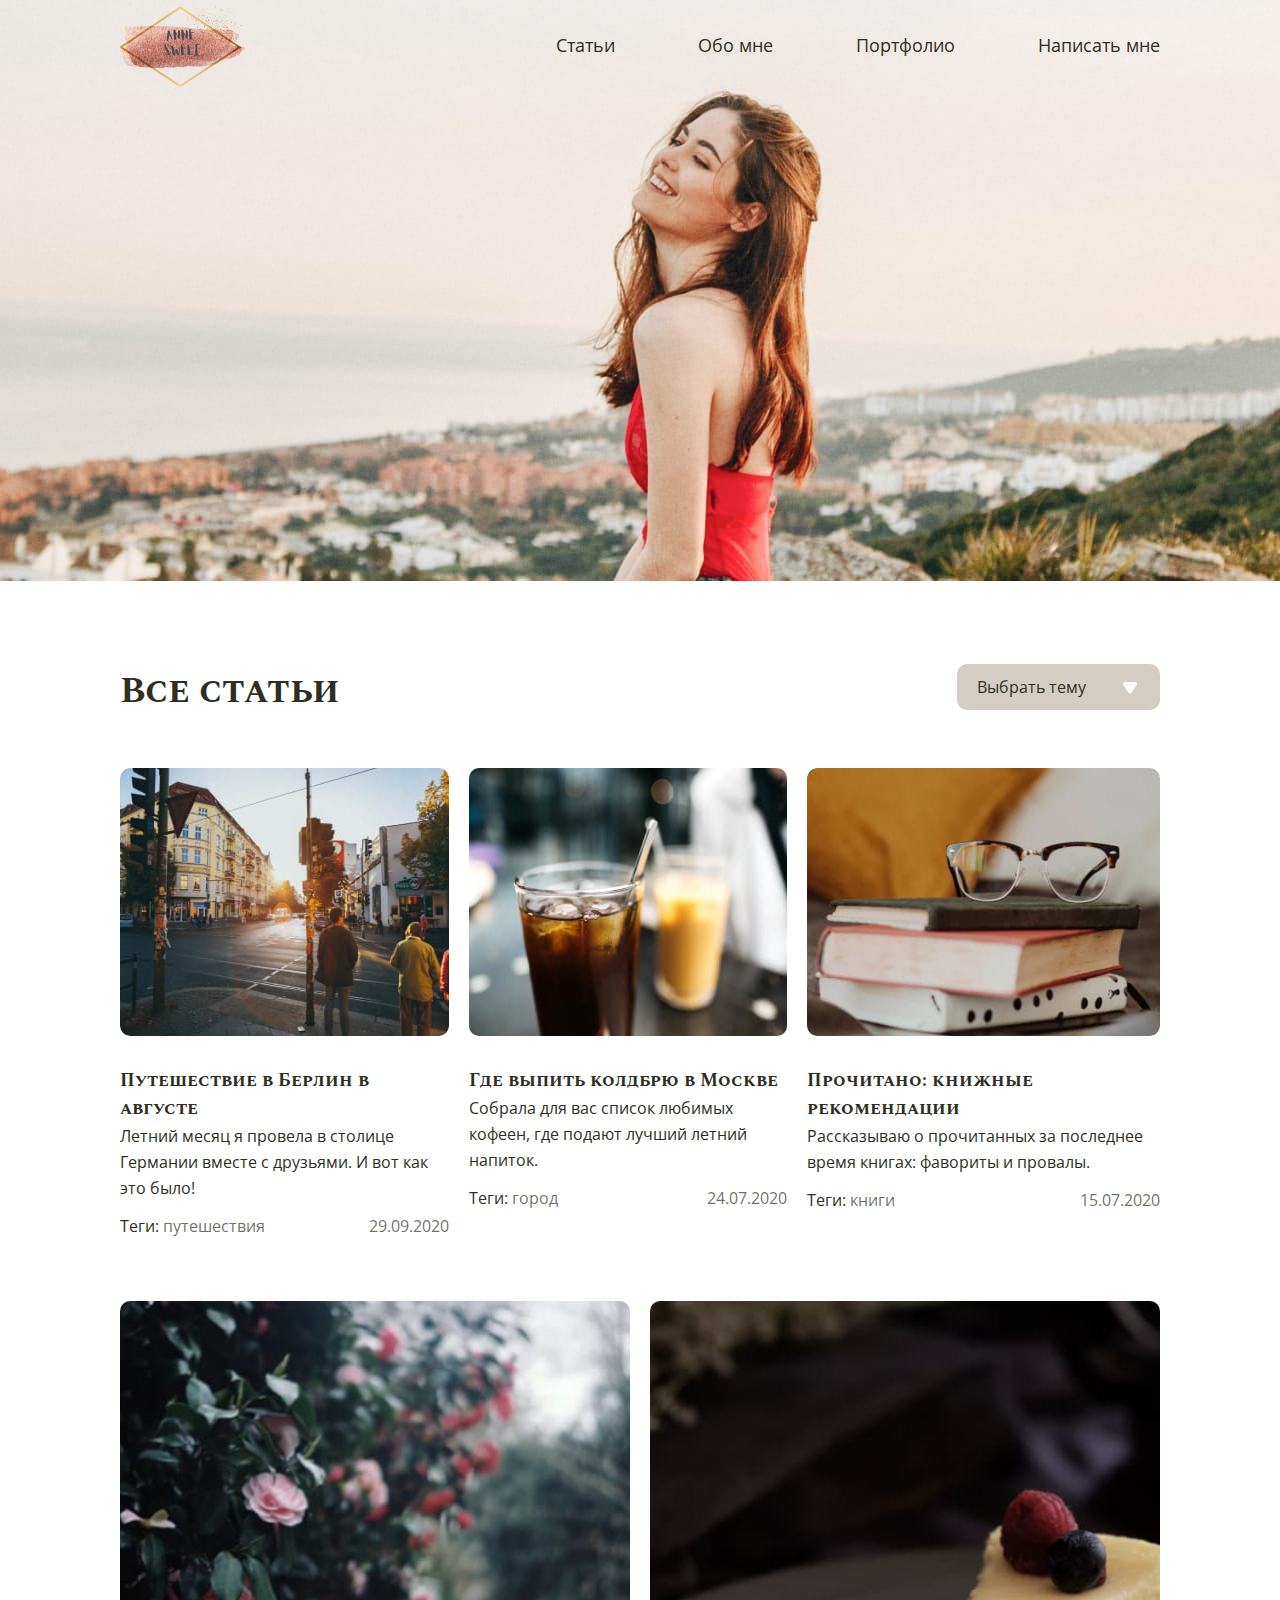
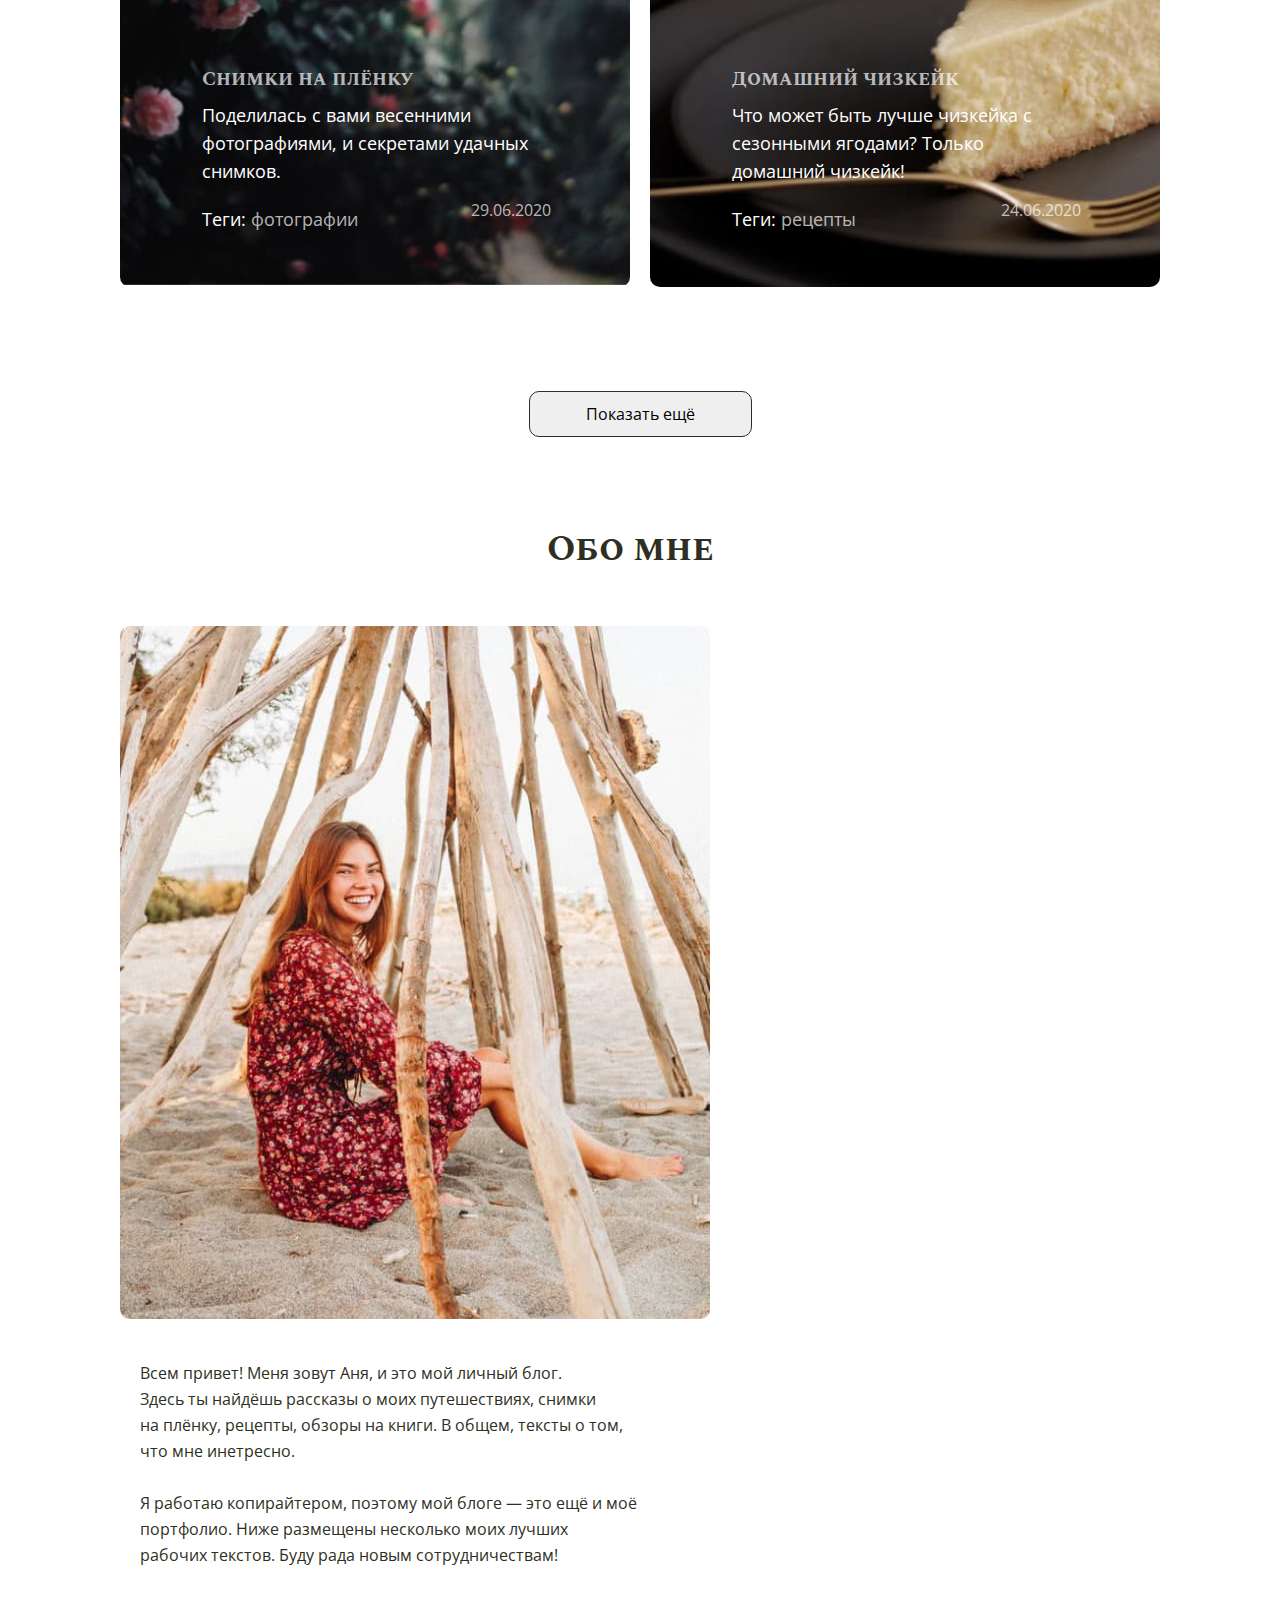
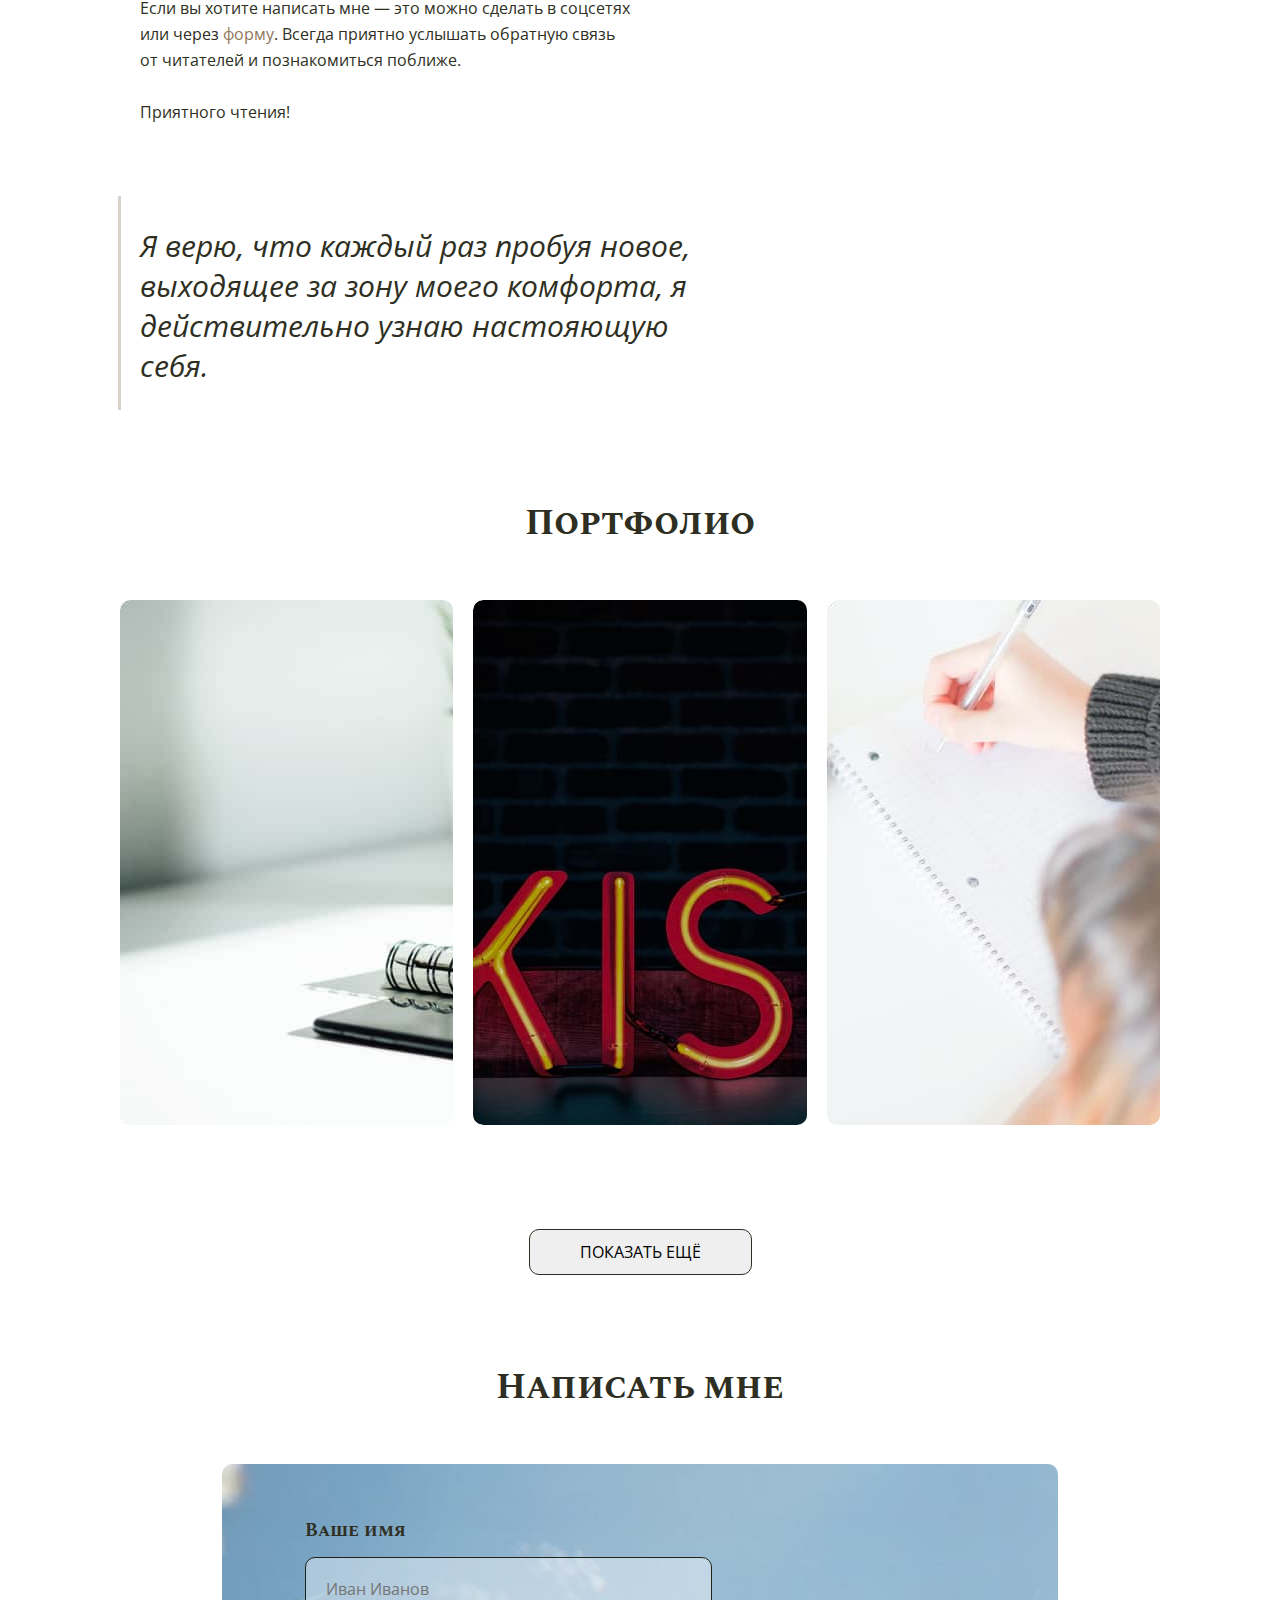
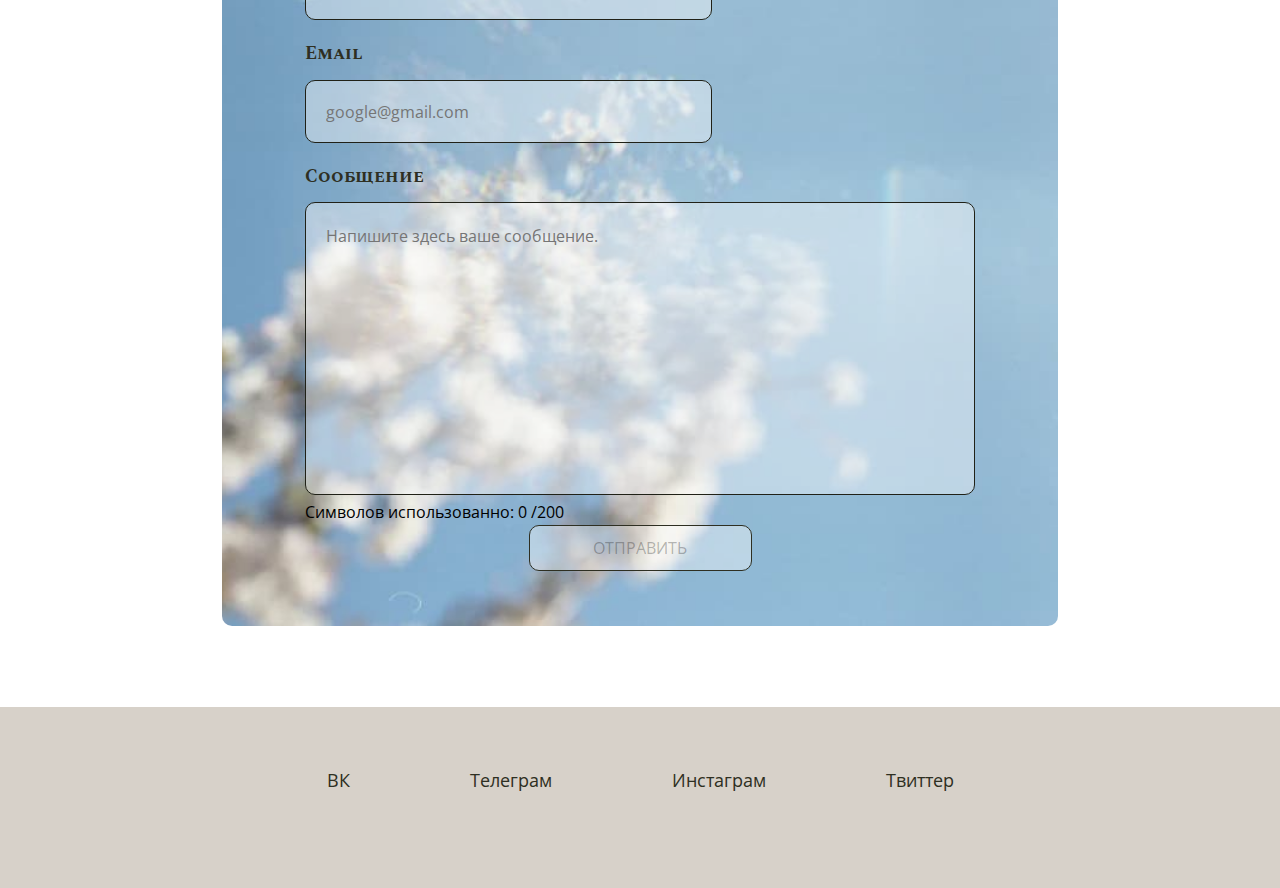
<file: index.html>
<!DOCTYPE html>
<html lang="ru">
  <head>
    <meta charset="UTF-8" />
    <meta name="viewport" content="width=device-width, initial-scale=1.0" />
    <link rel="stylesheet" href="style.css" />
    <link
      href="https://fonts.googleapis.com/css2?family=Open+Sans:wght@400;600&family=Spectral+SC:wght@700&display=swap"
      rel="stylesheet"
    />
    <link
      href="https://fonts.googleapis.com/css2?family=Open+Sans:ital@1&display=swap"
      rel="stylesheet"
    />
    <title>Main Page</title>
  </head>

  <body>
    <div class="page">
      <button class="scroll_button" name="scroll" type="button"></button>
      <header class="page_header" id="home">
        <div class="logo">
          <a href="#home"><img src="image/logo.png" alt="logo" /></a>
        </div>
        <nav class="nav_menu">
          <ul class="nav_list">
            <li class="nav_item">
              <a href="#article" class="nav_link">Статьи</a>
            </li>
            <li class="nav_item">
              <a href="#aboutme" class="nav_link">Обо мне</a>
            </li>
            <li class="nav_item">
              <a href="#portfolio" class="nav_link">Портфолио</a>
            </li>
            <li class="nav_item">
              <a href="#writeme" class="nav_link">Написать мне</a>
            </li>
          </ul>
        </nav>
      </header>
      <main class="page_main" id="article">
        <div class="head_main">
          <h1>Все статьи</h1>
          <div class="main_select">
            <select id="select_id" name="select">
              <option value="Путешествия">Путешествия</option>
              <option value="Город">Город</option>
              <option value="Книги">Книги</option>
              <option value="Фотографии">Фотографии</option>
              <option value="Рецепты">Рецепты</option>
              <option value="Все статьи">Все статьи</option>
              <option value="Выбрать тему" selected disabled hidden>
                Выбрать тему
              </option>
            </select>
          </div>
        </div>
        <div class="section_article">
          <article class="main_article" data-name="Путешествия">
            <img
              class="image_article city"
              src="image/pages-1.jpg"
              alt="photo_article"
            />
            <a href="motivation.html">Путешествие в Берлин в августе</a>
            <p>
              Летний месяц я провела в столице Германии вместе с друзьями. И вот
              как это было!
            </p>
            <div class="data_time">
              <p>Теги: <a href="motivation.html">путешествия</a></p>
              <time datetime="2020-09-29">29.09.2020</time>
            </div>
          </article>
          <article class="main_article" data-name="Город">
            <img
              class="image_article city"
              src="image/pages-2.jpg"
              alt="photo_article"
            />
            <a href="motivation.html">Где выпить колдбрю в Москве</a>
            <p>
              Собрала для вас список любимых кофеен, где подают лучший летний
              напиток.
            </p>
            <div class="data_time">
              <p>Теги: <a href="motivation.html">город</a></p>
              <time datetime="2020-07-24">24.07.2020</time>
            </div>
          </article>
          <article class="main_article" data-name="Книги">
            <img
              class="image_article city"
              src="image/pages-3.jpg"
              alt="photo_article"
            />
            <a href="motivation.html">Прочитано: книжные рекомендации</a>
            <p>
              Рассказываю о прочитанных за последнее время книгах: фавориты и
              провалы.
            </p>
            <div class="data_time">
              <p>Теги: <a href="motivation.html">книги</a></p>
              <time datetime="2020-07-15">15.07.2020</time>
            </div>
          </article>
        </div>
        <div class="footer_article">
          <article class="main_article article_item" data-name="Фотографии">
            <a href="motivation.html">Снимки на плёнку</a>
            <p>
              Поделилась с вами весенними фотографиями, и секретами удачных
              снимков.
            </p>
            <div class="data_time">
              <p>
                Теги:
                <a class="not_hover" href="motivation.html">фотографии</a>
              </p>
              <time datetime="2020-06-29">29.06.2020</time>
            </div>
          </article>
          <article class="main_article article_item" data-name="Рецепты">
            <a href="motivation.html">Домашний чизкейк</a>
            <p>
              Что может быть лучше чизкейка с сезонными ягодами? Только домашний
              чизкейк!
            </p>
            <div class="data_time">
              <p>
                Теги:
                <a class="not_hover" href="motivation.html">рецепты</a>
              </p>
              <time datetime="2020-06-24">24.06.2020</time>
            </div>
          </article>
        </div>
        <div class="btn_main">
          <button type="button" name="button" id="btn" value="Показать ещё">
            Показать ещё
          </button>
        </div>
      </main>
      <section class="about_me" id="aboutme">
        <h2>Обо мне</h2>
        <img class="photo_me" src="image/image-3.jpg" alt="me" />
        <div class="about_info">
          <p>
            Всем привет! Меня зовут Аня, и это мой личный блог.<br />
            Здесь ты найдёшь рассказы о моих путешествиях, снимки<br />
            на плёнку, рецепты, обзоры на книги. В общем, тексты о том,<br />
            что мне инетресно.
          </p>
          <br />

          <p>
            Я работаю копирайтером, поэтому мой блоге — это ещё и моё портфолио.
            Ниже размещены несколько моих лучших<br />
            рабочих текстов. Буду рада новым сотрудничествам!<br />
          </p>

          <p>
            Если вы хотите написать мне — это можно сделать в соцсетях<br />
            или через <a href="#form" id="linken_id">форму</a>. Всегда приятно
            услышать обратную связь<br />
            от читателей и познакомиться поближе.
          </p>
          <br />

          <p>Приятного чтения!</p>

          <blockquote>
            Я верю, что каждый раз пробуя новое, выходящее за зону моего
            комфорта, я действительно узнаю настояющую себя.
          </blockquote>
        </div>
      </section>
      <section class="portfolio" id="portfolio">
        <h2 class="portfolio_header">Портфолио</h2>
        <div class="portfolio_works">
          <div class="portfolio_item">
            <img class="image_item" src="image/Mask1.jpg" alt="HTML Academy" />
            <div class="text_content">
              <h3>Блог HTML Academy</h3>
              <h4>«Как учиться продуктивно»</h4>
              <br />
              <p>
                Про основные методы обучения, которые помогут быстро и надолго
                запомнить информацию.
              </p>
            </div>
          </div>
          <div class="portfolio_item">
            <img class="image_item" src="image/Mask-2.jpg" alt="img-2" />
            <div class="text_content">
              <h3>Журнал «LNK»</h3>
              <h4>
                «Зачем поцели нужны человеку?<br />
                И какие они бывают»
              </h4>
              <br />
              <p>
                Поцелуи — повсеместная ежедневная практика. Но зачем люди
                целуются? Какие смысли вкладывают в этот ритуал? И где корни
                этой практики?
              </p>
            </div>
          </div>
          <div class="portfolio_item">
            <img class="image_item" src="image/Mask3.jpg" alt="«Т — Л»" />
            <div class="text_content">
              <h3>Журнал «Т — Л»</h3>
              <h4>
                «Советы по эффективной<br />
                удалённой работе»
              </h4>
              <br />
              <p>
                Поделилась лайфхаками, которые помогают<br />
                мне работать продуктивно из дома.
              </p>
            </div>
          </div>
        </div>
        <div class="btn_portfolio">
          <button
            type="button"
            name="btn"
            class="btn"
            id="btn_input"
            value="Показать ещё"
          >
            Показать ещё
          </button>
        </div>
      </section>
      <section class="write_me" id="writeme">
        <h2>Написать мне</h2>
        <div class="form">
          <form class="form_input" action="" id="form">
            <div class="label_name">
              <label for="name_id">Ваше имя</label><br />
              <input
                type="text"
                name="name"
                id="name_id"
                placeholder="Иван Иванов"
                required
              />
            </div>

            <div class="label_email">
              <label for="email_id">Email</label><br />
              <input
                type="email"
                name="email"
                id="email_id"
                placeholder="google@gmail.com"
                required
              />
            </div>
            <div class="textarea_form">
              <label for="text_id">Сообщение</label><br />
              <textarea
                class="textarea_id"
                id="text_id"
                maxlength="200"
                placeholder="Напишите здесь ваше сообщение."
              ></textarea>
              <span
                >Символов использованно:
                <output for="text_id" class="count_letter_min">0</output>
                /200</span
              >
            </div>
            <div class="btn_submit">
              <button
                class="btn_submit_button"
                type="submit"
                name="btn_submit"
                id="btn_submit"
                value="Отправить"
                disabled
              >
                Отправить
              </button>
            </div>
          </form>
        </div>
      </section>
      <footer class="main_footer">
        <ul class="footer_menu">
          <li class="footer_list"><a href="#allarticle">ВК</a></li>
          <li class="footer_list"><a href="#aboutme">Телеграм</a></li>
          <li class="footer_list"><a href="#portfolio">Инстаграм</a></li>
          <li class="footer_list"><a href="#writeme">Твиттер</a></li>
        </ul>
      </footer>
      <script src="main_js/form.js"></script>
      <script src="main_js/select.js"></script>
      <script src="main_js/scroll.js"></script>
    </div>
  </body>
</html>
</file>
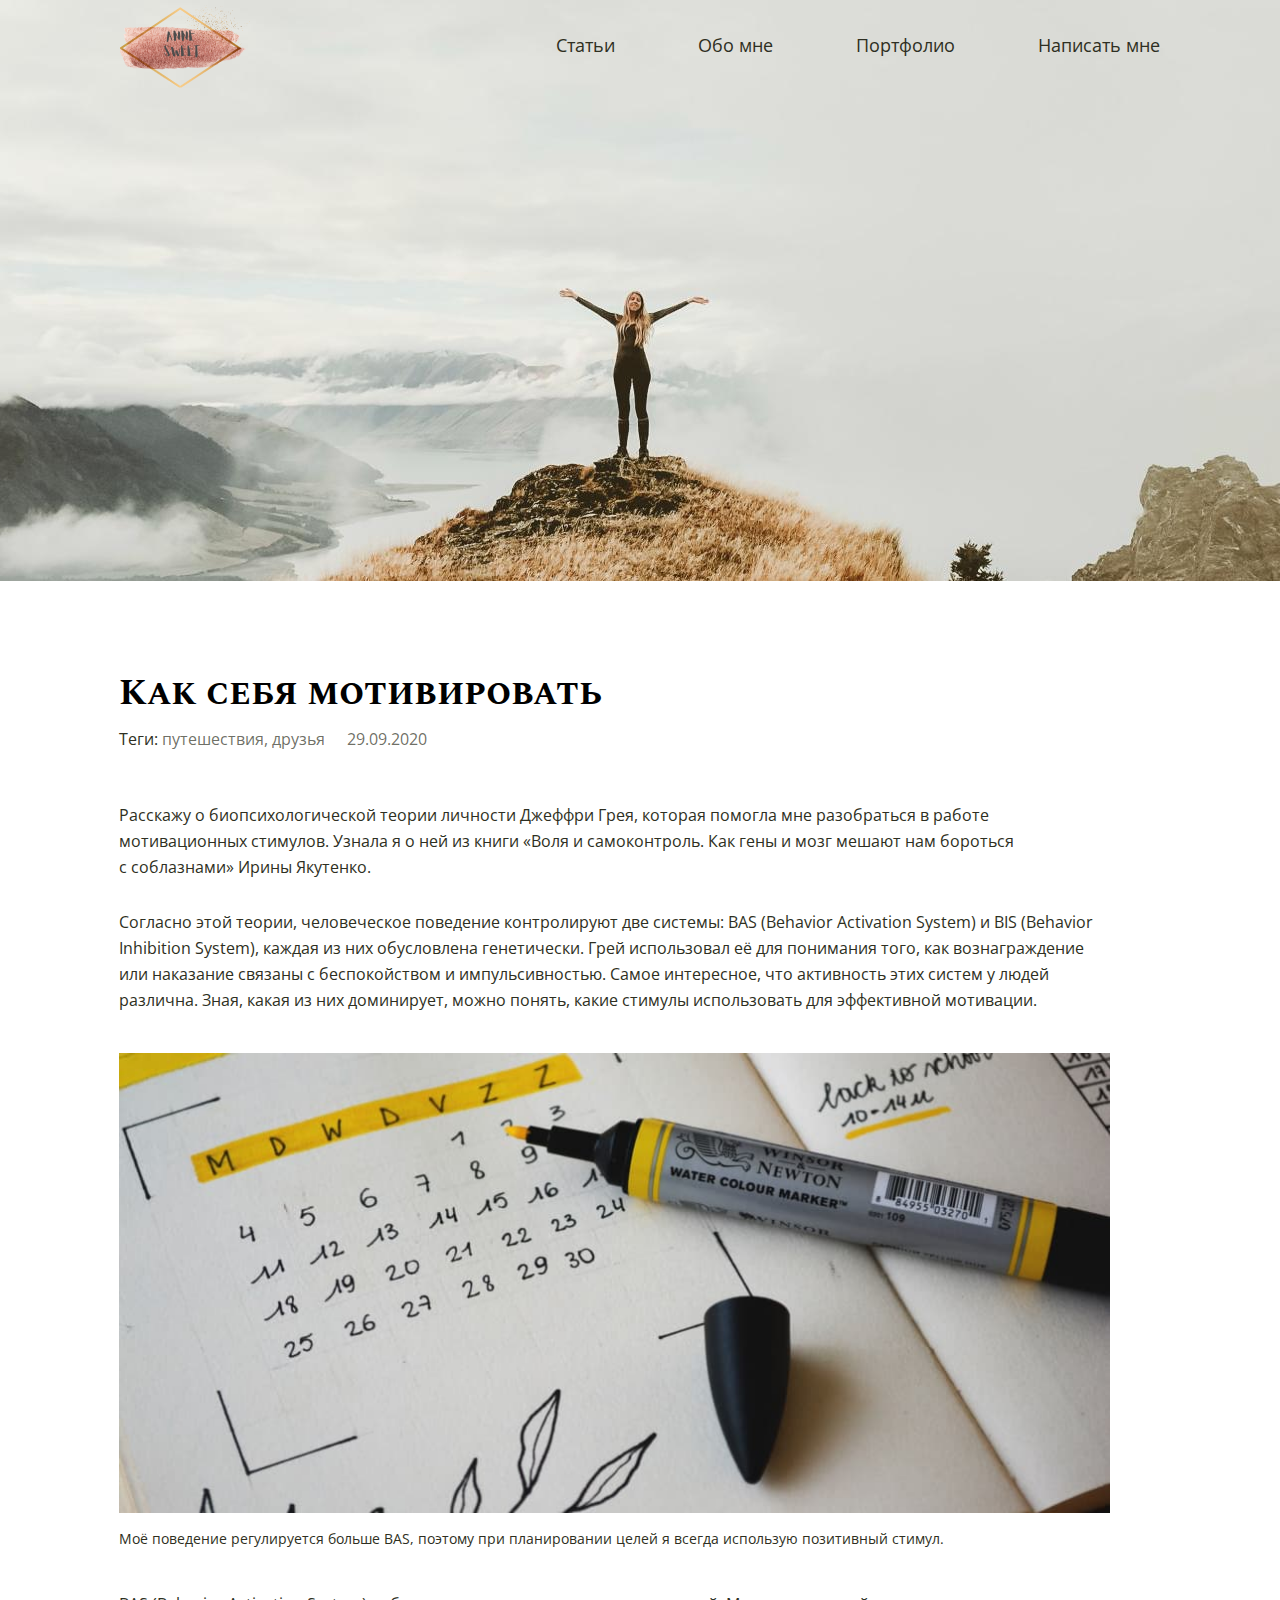
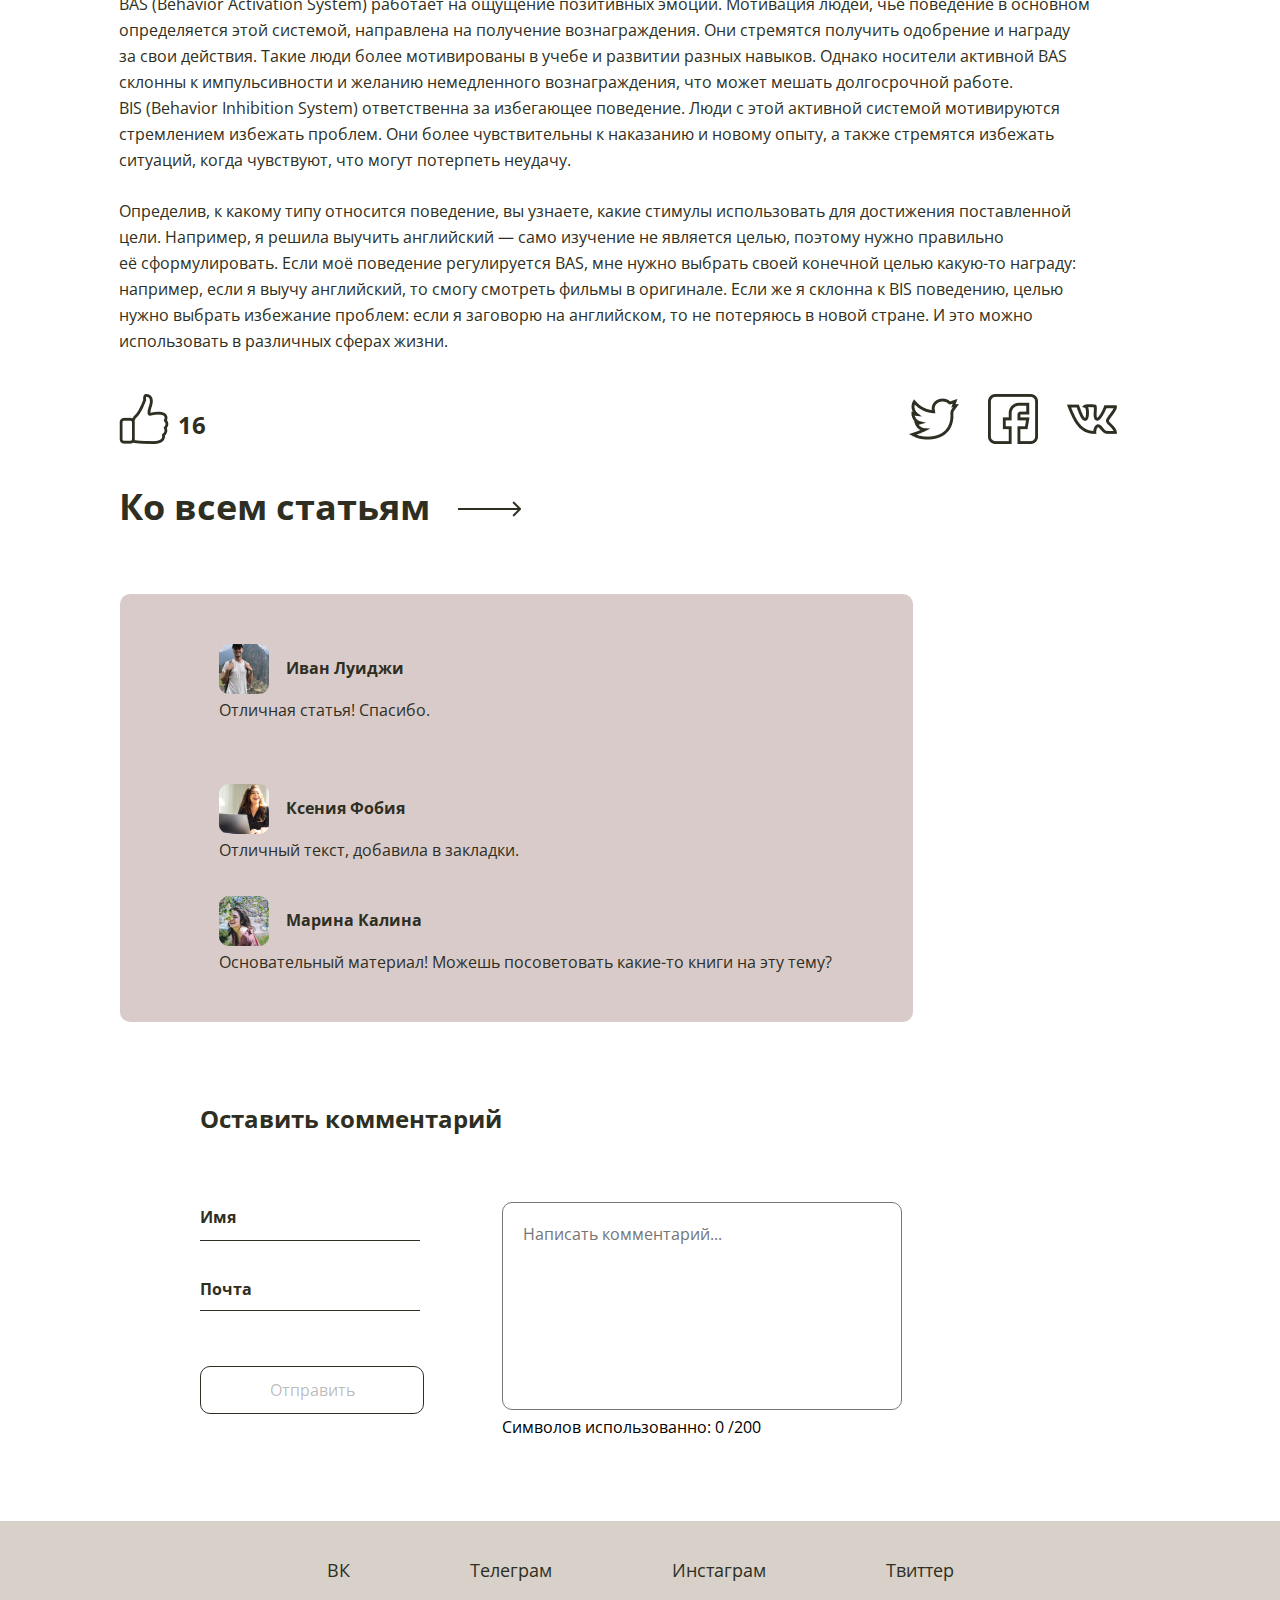
<file: motivation.html>
<!DOCTYPE html>
<html lang="ru">
  <head>
    <meta charset="UTF-8" />
    <meta name="viewport" content="width=device-width, initial-scale=1.0" />
    <link rel="stylesheet" href="motivation_style.css" />
    <link
      href="https://fonts.googleapis.com/css2?family=Open+Sans:wght@400;600&family=Spectral+SC:wght@700&display=swap"
      rel="stylesheet"
    />
    <link
      href="https://fonts.googleapis.com/css2?family=Open+Sans:wght@700&display=swap"
      rel="stylesheet"
    />
    <title>Motivation</title>
  </head>

  <body>
    <div class="page">
      <header class="motivation_header">
        <div class="logo"><img src="image/logo.png" alt="logo" /></div>
        <nav class="header_menu">
          <ul class="nav_items">
            <li class="nav_list">
              <a href="index.html">Статьи</a>
            </li>
            <li class="nav_list">
              <a href="index.html">Обо мне</a>
            </li>
            <li class="nav_list">
              <a href="index.html">Портфолио</a>
            </li>
            <li class="nav_list"><a href="#write-me">Написать мне</a></li>
          </ul>
        </nav>
        <button class="scroll_button" name="scroll" type="button"></button>
      </header>
      <main class="motivation_pages">
        <h1>Как себя мотивировать</h1>
        <p>
          Теги: <a href="#journeys">путешествия, </a
          ><a href="#frends">друзья </a
          ><time datetime="2020-09-29">29.09.2020</time>
        </p>
        <br />
        <div class="basic_main">
          <p>
            Расскажу о биопсихологической теории личности Джеффри Грея, которая
            помогла мне разобраться в работе<br />
            мотивационных стимулов. Узнала я о ней из книги «Воля и
            самоконтроль. Как гены и мозг мешают нам бороться<br />
            с соблазнами» Ирины Якутенко.
          </p>
          <p>
            Согласно этой теории, человеческое поведение контролируют две
            системы: BAS (Behavior Activation System) и BIS (Behavior Inhibition
            System), каждая из них обусловлена генетически. Грей использовал её
            для понимания того, как вознаграждение или наказание связаны с
            беспокойством и импульсивностью. Самое интересное, что активность
            этих систем у людей различна. Зная, какая из них доминирует, можно
            понять, какие стимулы использовать для эффективной мотивации.
          </p>
          <figure class="figure_motivation">
            <img src="image/photo_article.jpg" alt="motivation" />
            <figcaption>
              Моё поведение регулируется больше BAS, поэтому при планировании
              целей я всегда использую позитивный стимул.
            </figcaption>
          </figure>
          <p>
            BAS (Behavior Activation System) работает на ощущение позитивных
            эмоций. Мотивация людей, чье поведение в основном определяется этой
            системой, направлена на получение вознаграждения. Они стремятся
            получить одобрение и награду<br />
            за свои действия. Такие люди более мотивированы в учебе и развитии
            разных навыков. Однако носители активной BAS склонны к
            импульсивности и желанию немедленного вознаграждения, что может
            мешать долгосрочной работе.<br />
            BIS (Behavior Inhibition System) ответственна за избегающее
            поведение. Люди с этой активной системой мотивируются стремлением
            избежать проблем. Они более чувствительны к наказанию и новому
            опыту, а также стремятся избежать ситуаций, когда чувствуют, что
            могут потерпеть неудачу.
          </p>
          <p>
            Определив, к какому типу относится поведение, вы узнаете, какие
            стимулы использовать для достижения поставленной цели. Например, я
            решила выучить английский — само изучение не является целью, поэтому
            нужно правильно<br />
            её сформулировать. Если моё поведение регулируется BAS, мне нужно
            выбрать своей конечной целью какую-то награду: например, если я
            выучу английский, то смогу смотреть фильмы в оригинале. Если же я
            склонна к BIS поведению, целью нужно выбрать избежание проблем: если
            я заговорю на английском, то не потеряюсь в новой стране. И это
            можно использовать в различных сферах жизни.
          </p>
        </div>
        <div class="social_icons">
          <div class="like">
            <button class="like_button" type="button"></button>
            <span class="count">16</span>
          </div>
          <div class="social">
            <ul class="social_list">
              <li>
                <a
                  href="https://twitter.com/"
                  class="twitter_button"
                  target="blank"
                ></a>
              </li>
              <li>
                <a
                  href="https://ru-ru.facebook.com/"
                  class="facebook_button"
                  target="blank"
                ></a>
              </li>
              <li>
                <a href="https://vk.com/" class="vk_button" target="blank"></a>
              </li>
            </ul>
          </div>
        </div>
        <div class="all_state">
          <a href="index.html">Ко всем статьям</a>
        </div>
      </main>
      <section class="section_comment">
        <div class="review_users">
          <ul class="list_comment">
            <li class="user_comment">
              <img src="image/photo1.png" alt="photo" />
              <a class="name_user">Иван Луиджи</a>
              <p class="comment">Отличная статья! Спасибо.</p>
            </li>
            <li class="user_comment">
              <img src="image/photo2.png" alt="photo" />
              <a class="name_user">Ксения Фобия</a>
              <p class="comment">Отличный текст, добавила в закладки.</p>
            </li>
            <li class="user_comment">
              <img src="image/photo3.png" alt="photo" />
              <a class="name_user">Марина Калина</a>
              <p class="comment">
                Основательный материал! Можешь посоветовать какие-то книги на
                эту тему?
              </p>
            </li>
          </ul>
        </div>
        <div class="added_comment_form">
          <div class="coment_form" id="write-me">
            <h3>Оставить комментарий</h3>
            <form action="#" method="POST" class="comment_forma">
              <input
                type="text"
                name="name"
                id="name_label"
                placeholder="Имя"
                required
              /><br />
              <input
                type="email"
                name="email"
                id="email_label"
                placeholder="Почта"
                required
              /><br />
              <button
                class="submit_button"
                type="submit"
                name="submit"
                id="submit-form"
                disabled
              >
                Отправить
              </button>
            </form>
          </div>
          <div class="text_form">
            <textarea
              class="area_form"
              name="text_form"
              placeholder="Написать комментарий..."
              maxlength="200"
            ></textarea
            ><br />
            <span
              >Символов использованно:
              <output for="text_id" class="count_letter_min">0</output>
              /200</span
            >
          </div>
        </div>
      </section>
      <footer class="main_footer">
        <ul class="footer_menu">
          <li class="footer_list"><a href="#allarticle">ВК</a></li>
          <li class="footer_list"><a href="#aboutme">Телеграм</a></li>
          <li class="footer_list"><a href="#portfolio">Инстаграм</a></li>
          <li class="footer_list"><a href="#writeme">Твиттер</a></li>
        </ul>
      </footer>
    </div>
    <script src="main_js/main.js"></script>
    <script src="main_js/comment.js"></script>
    <script src="main_js/scroll.js"></script>
  </body>
</html>
</file>
<file: style.css>
* {
  padding: 0;
  margin: 0;
  box-sizing: border-box;
}
body {
  scroll-behavior: smooth;
}
h1,
h2,
h3,
h4 {
  font-family: "Spectral SC", serif;
  font-weight: 700;
}
p,
a,
select,
time,
button {
  font-family: "Open Sans", sans-serif;
  font-weight: 400;
  text-decoration: none;
}
.page {
  position: relative;
  margin: 0px auto;
  min-width: 950px;
  max-width: 1440px;
  text-align: left;
}
.page_header {
  max-width: 1440px;
  height: 581px;
  background-image: url("image/bg-image.jpg");
  background-position: center;
  background-size: cover;
  background-repeat: no-repeat;
  display: flex;
  justify-content: space-between;
  padding-left: 120px;
  padding-right: 120px;
}

.nav_list {
  list-style: none;
  display: flex;
  padding-top: 33px;
}

.nav_list li:not(:last-child) {
  padding-right: 83px;
}
.nav_list li {
  transition: all 0.4s;
  flex-shrink: 0;
}
.nav_list li:hover a {
  padding-bottom: 3px;
  border-bottom: 1px solid #8f7659;
  color: #8f7659;
  transition: all 0.4s;
}
.nav_list a {
  text-decoration: none;
  font-style: normal;
  font-weight: normal;
  font-size: 18px;
  line-height: 25px;
  color: #2e2f22;
}

.logo {
  padding-top: 4px;
}
.page_main {
  max-width: 1440px;
  padding-left: 120px;
  padding-right: 120px;
  padding-top: 83px;
}
.page_main a {
  color: rgba(46, 47, 34, 0.7);
}
.head_main {
  display: flex;
  justify-content: space-between;
  flex-basis: 100%;
  margin-bottom: 49px;
}
.head_main h1 {
  font-size: 36px;
  line-height: 55px;
  color: #2e2f22;
}
.main_select {
  position: relative;
  width: 203px;
  height: 46px;
  background-color: #d7d1c9;
  border-radius: 10px;
}
.main_select select {
  display: block;
  width: 100%;
  padding: 12px 4px 12px 20px;
  background: none;
  border: none;
  border-radius: 10px;
  -webkit-appearance: none;
  -moz-appearance: none;
  transition: all 0.2s;
  appearance: none;
  font-size: 16px;
  color: #2e2f22;
  background-color: #8f76590a;
}
.main_select:after {
  position: absolute;
  content: "";
  display: block;
  background-image: url("image/Polygon.svg");
  background-size: 50%;
  background-repeat: no-repeat;
  background-position: center;
  width: 28px;
  height: 22px;
  pointer-events: none;
  top: 13px;
  right: 16px;
  z-index: 1;
  margin-left: 33px;
}
.main_select:hover select {
  cursor: pointer;
  background-color: #8f7659b0;
  transition: all 0.3s;
  color: #fff;
}
.main_select option {
  background-color: #8f76590a;
}
.main_select select:focus,
.main_select select:active {
  outline: none;
}
.section_article {
  max-width: 1200px;
  display: flex;
  justify-content: space-between;
  flex-basis: content;
}
.section_article article {
  max-width: 387px;
}
.image_article {
  max-width: 100%;
  flex-shrink: 0;
  border-radius: 10px;
  margin-bottom: 27px;
  transition: all 0.5s;
}
.main_article:hover .image_article {
  cursor: pointer;
  transform: scale(1.008);
  transition: all 0.5s;
  box-shadow: 10px 5px 25px 2px #42423c63;
  border: none;
}
.image_article {
  max-width: 100%;
  height: 268px;
  flex-shrink: 0;
}
.section_article article:not(:last-child) {
  margin-right: 20px;
}
.section_article {
  max-width: 1200px;
  display: flex;
  justify-content: space-between;
}
.footer_article {
  max-width: 1200px;
  display: flex;
  justify-content: space-between;
  padding-top: 62px;
}
.main_article a:nth-child(2) {
  font-family: "Spectral SC", sans-serif;
  font-style: normal;
  font-weight: bold;
  font-size: 18px;
  line-height: 28px;
  color: #2e2f22;
}
.main_article a:nth-child(2):hover {
  color: #8f7659;
}
.main_article p {
  font-size: 16px;
  line-height: 26px;
  color: #2e2f22;
}
.data_time {
  margin-top: 12px;
  display: flex;
  justify-content: space-between;
  align-self: flex-end;
  width: 100%;
  font-size: 16px;
  line-height: 26px;
  color: rgba(46, 47, 34, 0.7);
}
.data_time a:hover {
  color: #8f7659;
  transition: all 0.5s;
}
.article_item {
  max-width: 590px;
  flex-basis: 100%;
  padding: 364px 79px 54px 82px;
  background-size: cover;
  background-repeat: no-repeat;
  background-position: center;
  border-radius: 10px;
  transition: all 0.5s;
}
.article_item a:not(.not_hover) {
  font-family: "Spectral SC", sans-serif;
  font-style: normal;
  font-weight: bold;
  font-size: 20px;
  line-height: 28px;
}
.article_item a:not(.not_hover):hover {
  color: #8f7659;
}
.article_item p {
  padding-top: 8px;
  font-size: 18px;
  line-height: 28px;
  color: #ffffff;
}
.article_item a,
.article_item time {
  color: rgba(255, 255, 255, 0.7);
}

.article_item:nth-child(1) {
  background-image: url("image/image-1.jpg");
  margin-right: 20px;
}
.article_item:nth-child(2) {
  background-image: url("image/image-2.jpg");
}
.article_item:hover {
  cursor: pointer;
  transform: scale(1.008);
  transition: all 0.5s;
  box-shadow: 10px 5px 25px 1px #42423c63;
  border: none;
}
.btn_main {
  padding-top: 104px;
  flex-basis: 100%;
  text-align: center;
}
.page_main button {
  font-size: 16px;
  border: 1px solid #2e2f22;
  border-radius: 10px;
  width: 223px;
  height: 46px;
  transition: all 0.5s;
}
.page_main button:hover {
  cursor: pointer;
  background-color: #8f7659;
  color: #fff;
  transition: all 0.5s;
}
.about_me {
  max-width: 1440px;
  padding-top: 85px;
  padding-left: 120px;
  padding-right: 140px;
  display: flex;
  justify-content: space-between;
  flex-wrap: wrap;
}
.about_me h2 {
  font-size: 36px;
  line-height: 55px;
  color: #2e2f22;
  width: 100%;
  text-align: center;
  padding-bottom: 49px;
}

.about_me img {
  max-width: 590px;
  height: 693px;
  background-size: cover;
  background-position: center;
  border-radius: 10px;
}
.about_info {
  max-width: 570px;
  padding-top: 41px;
  padding-left: 20px;
  font-size: 16px;
  line-height: 26px;
  color: #2e2f22;
}
.about_info p:nth-child(3) {
  margin-bottom: 27px;
}
.about_info blockquote {
  position: relative;
  width: 100%;
  padding-top: 30px;
  margin-top: 71px;
  padding-bottom: 25px;
  font-family: "Open Sans", sans-serif;
  font-style: italic;
  font-size: 30px;
  line-height: 40px;
  color: #2e2f22;
}
.about_info blockquote::after {
  position: absolute;
  content: " ";
  background-color: #d7d1c9;
  top: 0;
  left: -22px;
  width: 3px;
  height: 214px;
}
.about_info #linken_id {
  text-decoration: solid;
  color: #8f7659;
}
.portfolio {
  max-width: 1440px;
  padding-right: 120px;
  padding-left: 120px;
}
.portfolio h2 {
  font-size: 36px;
  line-height: 55px;
  color: #2e2f22;
}
.portfolio_header {
  flex-basis: 100%;
  text-align: center;
  margin-top: 85px;
}

.portfolio_works {
  cursor: pointer;
  display: flex;
  justify-content: space-between;
  padding-top: 49px;
  max-width: 1200px;
  transition: all 0.7s;
}

.portfolio_item {
  max-width: 387px;
  max-height: 525px;
  overflow: hidden;
  border-radius: 10px;
  transition: all 0.7s;
}
.portfolio_item:not(:last-child) {
  margin-right: 20px;
}
.portfolio_item .image_item {
  max-width: 387px;
  border-radius: 10px;
  flex-shrink: 0;
  transition: all 0.8s;
}

.portfolio_item:hover img {
  filter: blur(5px);
  transition: all 0.8s;
}

.text_content {
  position: relative;
  content: "";
  top: -390px;
  right: 0;
  padding-left: 20px;
  padding-right: 20px;
  display: none;
  text-align: center;
  width: 100%;
  transition: all 0.5s;
}

.text_content h3 {
  margin-bottom: 44px;
}

.text_content h3,
.text_content h4 {
  font-family: "Spectral SC", sans-serif;
  font-style: normal;
  font-weight: bold;
  font-size: 18px;
  line-height: 28px;
}

.text_content p:not(.portfolio_item) {
  font-family: "Open Sans", sans-serif;
  font-style: normal;
  font-weight: normal;
  font-size: 16px;
  line-height: 26px;
}
.portfolio_item img {
  border-radius: 10px;
}
.portfolio_item:nth-child(2),
.portfolio_item p:nth-child(2) {
  color: #fff;
  font-family: "Open Sans", sans-serif;
  font-style: normal;
  font-weight: normal;
  font-size: 16px;
  line-height: 26px;
}
.portfolio_item:hover .text_content {
  transition: all 0.5s;
  display: block;
}
.btn_portfolio {
  flex-basis: 100%;
  margin-top: 104px;
  text-align: center;
}
.btn_portfolio button {
  font-size: 16px;
  border: 1px solid #2e2f22;
  border-radius: 10px;
  width: 223px;
  height: 46px;
  transition: all 0.5s;
  text-transform: uppercase;
}
.btn_portfolio button:hover {
  cursor: pointer;
  background-color: #8f7659;
  color: #fff;
  transition: all 0.5s;
}
.write_me {
  max-width: 1440px;
  padding-left: 222px;
  padding-right: 222px;
  padding-top: 85px;
  text-align: center;
  display: flex;
  justify-content: center;
  flex-wrap: wrap;
}
.write_me h2 {
  font-size: 36px;
  line-height: 55px;
  color: #2e2f22;
  flex-basis: 100%;
  margin-bottom: 49px;
}
.form {
  max-width: 996px;
  padding-left: 83px;
  padding-right: 83px;
  background-image: url("image/image-label.jpg");
  background-size: cover;
  background-repeat: no-repeat;
  background-position: center;
  border-radius: 10px;
}
.form_input {
  display: flex;
  justify-content: space-between;
  flex-wrap: wrap;
  padding-top: 53px;
  text-align: center;
}
.form_input label {
  font-family: "Spectral SC", serif;
  font-style: normal;
  font-weight: bold;
  font-size: 18px;
  line-height: 28px;
  color: #2e2f22;
}
.form_input input {
  min-width: 407px;
  height: 63px;
  background: rgba(255, 255, 255, 0.4);
  border: 1px solid #202117;
  border-radius: 10px;
  font-family: "Open Sans", sans-serif;
  font-style: normal;
  font-weight: normal;
  font-size: 16px;
  line-height: 26px;
  padding-left: 20px;
  margin-top: 12px;
  margin-bottom: 20px;
}
input:hover {
  border: 1px solid #8f7659;
}
.label_name {
  flex-basis: 30%;
  text-align: left;
}
.label_email {
  flex-basis: 30%;
  text-align: left;
}
.textarea_form {
  max-width: 838px;
  flex-basis: 100%;
  text-align: left;
}
.textarea_form textarea {
  width: 100%;
  height: 293px;
  border: 1px solid #202117;
  padding: 20px;
  margin-top: 11px;
  background: rgba(255, 255, 255, 0.4);
  border-radius: 10px;
  font-family: "Open Sans", sans-serif;
  font-style: normal;
  font-weight: normal;
  font-size: 16px;
  line-height: 26px;
  resize: none;
}
.textarea_form span {
  font-family: "Open Sans", sans-serif;
  font-style: normal;
  font-weight: normal;
  font-size: 16px;
  line-height: 26px;
}

.btn_submit {
  flex-basis: 100%;
  align-items: center;
  text-align: center;
  margin-bottom: 55px;
}
.btn_submit button {
  font-size: 16px;
  background: rgba(255, 255, 255, 0.4);
  border: 1px solid #2e2f22;
  border-radius: 10px;
  width: 223px;
  height: 46px;
  transition: all 0.5s;
  text-transform: uppercase;
}
.btn_submit button:hover {
  cursor: pointer;
  background-color: #8f7659e5;
  color: #fff;
  transition: all 0.5s;
}
.main_footer {
  max-width: 1440px;
  min-height: 181px;
  margin-top: 81px;
  background-color: #d7d1c9;
}

.footer_menu {
  text-align: center;
  padding: 61px;
  list-style: none;
  display: flex;
  justify-content: center;
}

.footer_menu li:not(:last-child) {
  margin-right: 120px;
}
.footer_menu li {
  flex-shrink: 0;
}

.footer_menu a {
  font-style: normal;
  font-weight: normal;
  font-size: 18px;
  line-height: 25px;
  color: #2e2f22;
}

.footer_menu a:hover {
  border-bottom: 1px solid #8f7659;
  color: #8f7659;
  transition: all 0.4s;
}
.scroll_button {
  position: fixed;
  content: "";
  cursor: pointer;
  top: 400px;
  left: 20px;
  width: 70px;
  height: 70px;
  border: 3px solid #8f7659;
  border-radius: 50%;
  background-color: transparent;
  transition: all 0.8s;
  display: none;
}
.scroll_button:hover,
.scroll_button:hover:before {
  border-color: #8f765977;
  transition: all 0.8s;
}

.scroll_button::before {
  position: absolute;
  content: "";
  top: 27px;
  right: 20px;
  width: 20px;
  height: 20px;
  border: 3px solid #8f7659;
  border-width: 3px 3px 0px 0px;
  transform: rotate(315deg);
  background-color: none;
  transition: all 0.8s;
}
.scroll_button:focus,
.scroll_button:active,
.menu_cheked:focus,
.menu_cheked:active {
  outline: none;
}
.menu_cheked {
  position: absolute;
  content: "";
  cursor: pointer;
  display: none;
  top: 35px;
  right: 50px;
  background-color: transparent;
  width: 30px;
  height: 20px;
  border: none;
  border-bottom: 3px solid #000;
  transition: all 0.7s;
}
.menu_cheked:hover {
  border-bottom-color: #8f7659;
}
.menu_cheked:hover::after,
.menu_cheked:hover::before {
  background-color: #8f7659;
}
.menu_cheked::after {
  position: absolute;
  content: "";
  top: 8px;
  right: 0;
  background-color: #202117;
  width: 30px;
  height: 3px;
  transition: all 0.7s;
}
.menu_cheked::before {
  position: absolute;
  content: "";
  top: 0px;
  right: 0;
  background-color: #202117;
  width: 30px;
  height: 3px;
  transition: all 0.7s;
}
@media screen and (max-width: 980px) {
  .page_header {
    padding-left: 10rem;
    padding-right: 10rem;
  }
  .page_main {
    padding-left: 10rem;
    padding-right: 10rem;
  }
  .section_article,
  .footer_article {
    flex-wrap: wrap;
    justify-content: space-between;
    flex-basis: 100%;
  }
  .article_item:nth-child(1) {
    margin-right: 0px;
    margin-bottom: 2rem;
  }
  .about_me {
    justify-content: center;
  }
  .portfolio {
    padding-left: 0;
    padding-right: 0;
  }
  .portfolio_works {
    flex-wrap: wrap;
    justify-content: center;
  }
  .portfolio_item {
    margin-bottom: 2rem;
  }
  .portfolio_item img:last-child {
    max-width: 100%;
  }
  .write_me {
    padding-left: 2rem;
    padding-right: 2rem;
    flex-wrap: wrap;
    justify-content: center;
  }

  .form_input {
    flex-wrap: wrap;
    flex-direction: column;
  }

  .form_input textarea {
    width: 100%;
    flex-shrink: 0;
  }
  .btn_submit {
    padding-bottom: 2rem;
  }
}
</file>
<file: motivation_style.css>
* {
  padding: 0;
  margin: 0;
  box-sizing: border-box;
}

a {
  font-family: "Open Sans", sans-serif;
  text-decoration: none;
}

p {
  font-family: "Open Sans", sans-serif;
  font-style: normal;
  font-weight: normal;
  font-size: 16px;
  line-height: 26px;
  color: #2e2f22;
}
.page {
  margin: 0px auto;
  min-width: 950px;
  max-width: 1440px;
  text-align: left;
}

.motivation_header {
  max-width: 1440px;
  height: 581px;
  display: flex;
  justify-content: space-between;
  background-image: url("image/background.jpg");
  background-position: center;
  background-repeat: no-repeat;
  background-size: cover;
}

.logo {
  padding-left: 120px;
  padding-top: 5px;
  flex-wrap: wrap;
  height: 0;
}

.header_menu {
  padding-right: 120px;
  padding-top: 33px;
}

.nav_items {
  display: flex;
  justify-content: space-between;
}

.nav_items li {
  list-style: none;
  flex-shrink: 0;
}

.nav_items li:not(:last-child) {
  margin-right: 83px;
}

.nav_items a {
  text-decoration: none;
  font-size: 18px;
  font-weight: normal;
  font-family: "Open Sans", sans-serif;
  color: #2e2f22;
  transition: all 0.4s;
}

.nav_items a:hover {
  border-bottom: 1px solid #2e2f22;
  padding-bottom: 3px;
  transition: all 0.3s;
}

.motivation_pages {
  max-width: 1440px;
  display: flex;
  justify-content: space-between;
  flex-wrap: wrap;
  padding-left: 119px;
  padding-right: 119px;
  padding-top: 85px;
}

.basic_main {
  max-width: 991px;
  display: flex;
  flex-wrap: wrap;
  justify-content: space-between;
}

.motivation_pages h1 {
  font-family: "Spectral SC", sans-serif;
  font-style: normal;
  font-weight: bold;
  font-size: 36px;
  line-height: 55px;
  flex-basis: 100%;
  margin-bottom: 5px;
}

.motivation_pages p {
  font-family: "Open Sans", sans-serif;
  font-style: normal;
  font-weight: normal;
  font-size: 16px;
  line-height: 26px;
  word-wrap: break-word;
}
.basic_main p:nth-child(1) {
  padding-top: 50px;
}
.basic_main p:nth-child(2) {
  padding-top: 29px;
}
.basic_main p:last-child {
  padding-top: 25px;
}
.motivation_pages a {
  color: rgba(46, 47, 34, 0.7);
}

.motivation_pages time {
  color: rgba(46, 47, 34, 0.7);
  font-family: "Open Sans", sans-serif;
  font-style: normal;
  font-weight: normal;
  font-size: 16px;
  line-height: 26px;
  padding-left: 18px;
}
.figure_motivation img {
  max-width: 100%;
  flex-shrink: 0;
}
.figure_motivation {
  max-width: 998px;
  flex-wrap: wrap;
  margin-top: 40px;
  margin-bottom: 40px;
}

.figure_motivation figcaption {
  font-family: "Open Sans", sans-serif;
  font-size: 14px;
  line-height: 25px;
  padding-top: 9px;
  color: #2e2f22;
}

.social_icons {
  font-weight: bold;
  font-size: 36px;
  line-height: 49px;
  color: #2e2f22;
  display: flex;
  flex-wrap: wrap;
  justify-content: space-between;
  max-width: 998px;
  flex-basis: 100%;
  padding-top: 40px;
  margin-bottom: 37px;
}

.like {
  flex-basis: 50%;
}
.count {
  font-weight: bold;
}
.social {
  flex-basis: 50%;
  text-align: end;
}
.social a:not(:last-child) {
  margin-right: 34px;
}

.social li {
  width: 50px;
  height: 50px;
  transition: all 0.8s;
}

.social li:not(:last-child) {
  margin-right: 20px;
}

.social_list li {
  display: inline-flex;
  justify-content: space-between;
  flex-wrap: wrap;
  transition: all 0.8s;
}

.social li:nth-child(1) {
  background-image: url("image/twitter.png");
  background-position: center;
  background-repeat: no-repeat;
  background-size: cover;
  width: 50px;
  height: 50px;
}

.social li:nth-child(1):hover a {
  background-color: transparent;
  background-image: url("image/twitter_add.png");
  background-position: center;
  background-repeat: no-repeat;
  background-size: cover;
  width: 50px;
  height: 50px;
}

.social li:nth-child(2) {
  background-image: url("image/facebook.png");
  background-position: center;
  background-repeat: no-repeat;
  background-size: cover;
  width: 50px;
  height: 50px;
}

.social li:nth-child(2):hover a {
  background-color: transparent;
  background-image: url("image/facebook_add.png");
  background-position: center;
  background-repeat: no-repeat;
  background-size: cover;
  width: 50px;
  height: 50px;
}

.social li:nth-child(3) {
  background-image: url("image/vk.png");
  background-position: center;
  background-repeat: no-repeat;
  background-size: cover;
  width: 50px;
  height: 50px;
}

.social li:nth-child(3):hover a {
  background-color: transparent;
  background-image: url("image/vk_add.png");
  background-position: center;
  background-repeat: no-repeat;
  background-size: cover;
  width: 50px;
  height: 50px;
}

.motivation_pages button {
  padding: 10px;
  width: 50px;
  height: 50px;
  border: none;
}

.like button:active,
.like button:focus {
  outline: none;
}

.like_button {
  cursor: pointer;
  padding: 10px;
  background-image: url("image/like.png");
  background-position: center;
  background-repeat: repeat;
  background-size: cover;
  background-color: transparent;
  transition: all 0.3s;
}

.like_button_add {
  padding: 10px;
  background-image: url("image/like_add.png");
  background-position: center;
  background-repeat: repeat;
  background-size: cover;
  background-color: transparent;
  transform: scale(1.1);
}

.like span {
  font-family: "Open Sans", sans-serif;
  font-size: 24px;
  line-height: 26px;
}

.all_state a:last-child {
  position: relative;
  font-family: "Open Sans", sans-serif;
  font-weight: bold;
  font-size: 36px;
  line-height: 25px;
  color: #2e2f22;
}

.all_state a:last-child::before {
  position: absolute;
  content: "";
  top: 7px;
  right: -100px;
  cursor: pointer;
  background-image: url("image/Arrow.png");
  background-repeat: no-repeat;
  background-position: center;
  background-size: 80%;
  width: 80px;
  height: 40px;
  color: #2e2f22;
  transition: 0.5s;
}

.all_state:hover a:last-child::before {
  transform: translateX(10px);
  transition: 0.5s;
  background-image: url("image/Arrow_hover.png");
}
.all_state a:hover {
  color: #8f7659;
}
.section_comment {
  max-width: 1440px;
  padding-left: 120px;
  padding-right: 120px;
  margin-top: 70px;
  border-radius: 10px;
}

.review_users {
  max-width: 793px;
  background-color: #dacbcb;
  border-radius: 10px;
  padding: 15px 81px 49px 99px;
}
.user_comment {
  max-width: 613px;
  height: auto;
  list-style: none;
  padding-top: 35px;
}
.list_comment li:nth-child(2) {
  margin-top: 28px;
}
.image_photo {
  background: #8f7659 url("image/unknown-raccoon.svg") center center / cover
    no-repeat;
  width: 50px;
  height: 50px;
  border-radius: 10px;
}
.name_user {
  position: relative;
  top: -20px;
  right: -13px;
  color: #2e2f22;
  font-family: "Open Sans", sans-serif;
  font-style: normal;
  font-weight: bold;
  font-size: 16px;
  line-height: 22px;
  align-self: flex-end;
  word-wrap: break-word;
}
.comment {
  max-width: 613px;
  color: #2e2f22;
  font-family: "Open Sans", sans-serif;
  font-style: normal;
  font-size: 16px;
  line-height: 22px;
  word-wrap: break-word;
}
.added_comment_form {
  padding-top: 80px;
  display: flex;
  flex-wrap: wrap;
  margin-bottom: 81px;
}

.coment_form h3 {
  font-family: "Open Sans", sans-serif;
  font-style: normal;
  font-weight: bold;
  font-size: 24px;
  color: #2e2f22;
  margin-bottom: 59px;
}

.coment_form {
  padding-left: 80px;
  display: flex;
  flex-wrap: wrap;
  flex-direction: column;
}

.coment_form input {
  cursor: pointer;
  width: 220px;
  font-family: "Open Sans", sans-serif;
  font-style: normal;
  font-weight: normal;
  font-size: 16px;
  line-height: 22px;
  color: #2e2f22;
  border: none;
  border-bottom: 1px solid #2e2f22;
  padding: 12px 12px 10px 0px;
  transition: all 0.4s;
}

.coment_form input::placeholder {
  font-family: "Open Sans", sans-serif;
  font-style: normal;
  font-weight: bold;
  font-size: 16px;
  line-height: 22px;
  color: #2e2f22;
}

.coment_form input:nth-child(1) {
  margin-top: 0px;
  margin-bottom: 25px;
  padding: 12px 12px 12px 0px;
}

.coment_form input:focus,
.coment_form input:active {
  outline: none;
}

button[type="submit"] {
  background-color: #fff;
  width: 224px;
  height: 48px;
  padding-top: 12px;
  padding-bottom: 12px;
  margin-top: 55px;
  border: 1px solid #2e2f22;
  border-radius: 10px;
  font-family: "Open Sans", sans-serif;
  font-style: normal;
  font-weight: normal;
  font-size: 16px;
  line-height: 22px;
}

button[type="submit"]:hover {
  background-color: #8f7659;
  transition: all 0.4s;
  color: #fff;
}

.text_form {
  margin-top: 100px;
}

.text_form textarea {
  width: 400px;
  height: 208px;
  resize: none;
  padding: 20px;
  border-radius: 10px;
  color: #2e2f22;
  font-family: "Open Sans", sans-serif;
  font-style: normal;
  font-weight: normal;
  font-size: 16px;
  line-height: 22px;
  align-self: flex-end;
}
.text_form span {
  font-family: "Open Sans", sans-serif;
  font-style: normal;
  font-weight: normal;
  font-size: 16px;
  line-height: 26px;
  margin-top: 12px;
  margin-bottom: 20px;
}
.main_footer {
  max-width: 1440px;
  min-height: 181px;
  margin-top: 81px;
  background-color: #d7d1c9;
}

.footer_menu {
  text-align: center;
  padding-top: 37px;
  list-style: none;
  display: flex;
  justify-content: center;
}

.footer_menu li:not(:last-child) {
  margin-right: 120px;
}
.footer_menu li {
  flex-shrink: 0;
}

.footer_menu a {
  font-style: normal;
  font-weight: normal;
  font-size: 18px;
  line-height: 25px;
  color: #2e2f22;
}

.footer_menu a:hover {
  border-bottom: 1px solid #8f7659;
  color: #8f7659;
  transition: all 0.4s;
}
.scroll_button {
  position: fixed;
  content: "";
  cursor: pointer;
  top: 400px;
  left: 30px;
  width: 70px;
  height: 70px;
  border: 3px solid #8f7659;
  border-radius: 50%;
  background-color: transparent;
  transition: all 0.8s;
  display: none;
}
.scroll_button:hover,
.scroll_button:hover:before {
  border-color: #8f765977;
  transition: all 0.8s;
}

.scroll_button::before {
  position: absolute;
  content: "";
  top: 27px;
  right: 20px;
  width: 20px;
  height: 20px;
  border: 3px solid #8f7659;
  border-width: 3px 3px 0px 0px;
  transform: rotate(315deg);
  background-color: none;
  transition: all 0.8s;
}
.scroll_button:focus,
.scroll_button:active,
.menu_cheked:focus,
.menu_cheked:active {
  outline: none;
}
.menu_cheked {
  position: fixed;
  content: "";
  cursor: pointer;
  display: none;
  top: 35px;
  right: 0px;
  margin-right: 120px;
  background-color: transparent;
  width: 30px;
  height: 20px;
  border: none;
  border-bottom: 3px solid #000;
  transition: all 0.7s;
}
.menu_cheked:hover {
  border-bottom-color: #8f7659;
}
.menu_cheked:hover::after,
.menu_cheked:hover::before {
  background-color: #8f7659;
}
.menu_cheked::after {
  position: absolute;
  content: "";
  top: 8px;
  right: 0;
  background-color: #202117;
  width: 30px;
  height: 3px;
  transition: all 0.7s;
}
.menu_cheked::before {
  position: absolute;
  content: "";
  top: 0px;
  right: 0;
  background-color: #202117;
  width: 30px;
  height: 3px;
  transition: all 0.7s;
} /*
.menu_bar {
  position: relative;
  content: "";
  top:0;
  right: 0;
  margin-top: 0;
  padding: 20px 150px 20px 20px;
  min-width: 100px;
  height: 581px;
  background-color: #8f76599f;
  display: block;
  list-style: none;
  color: #202117;
  text-decoration: none;
  display: block
}*/
</file>
